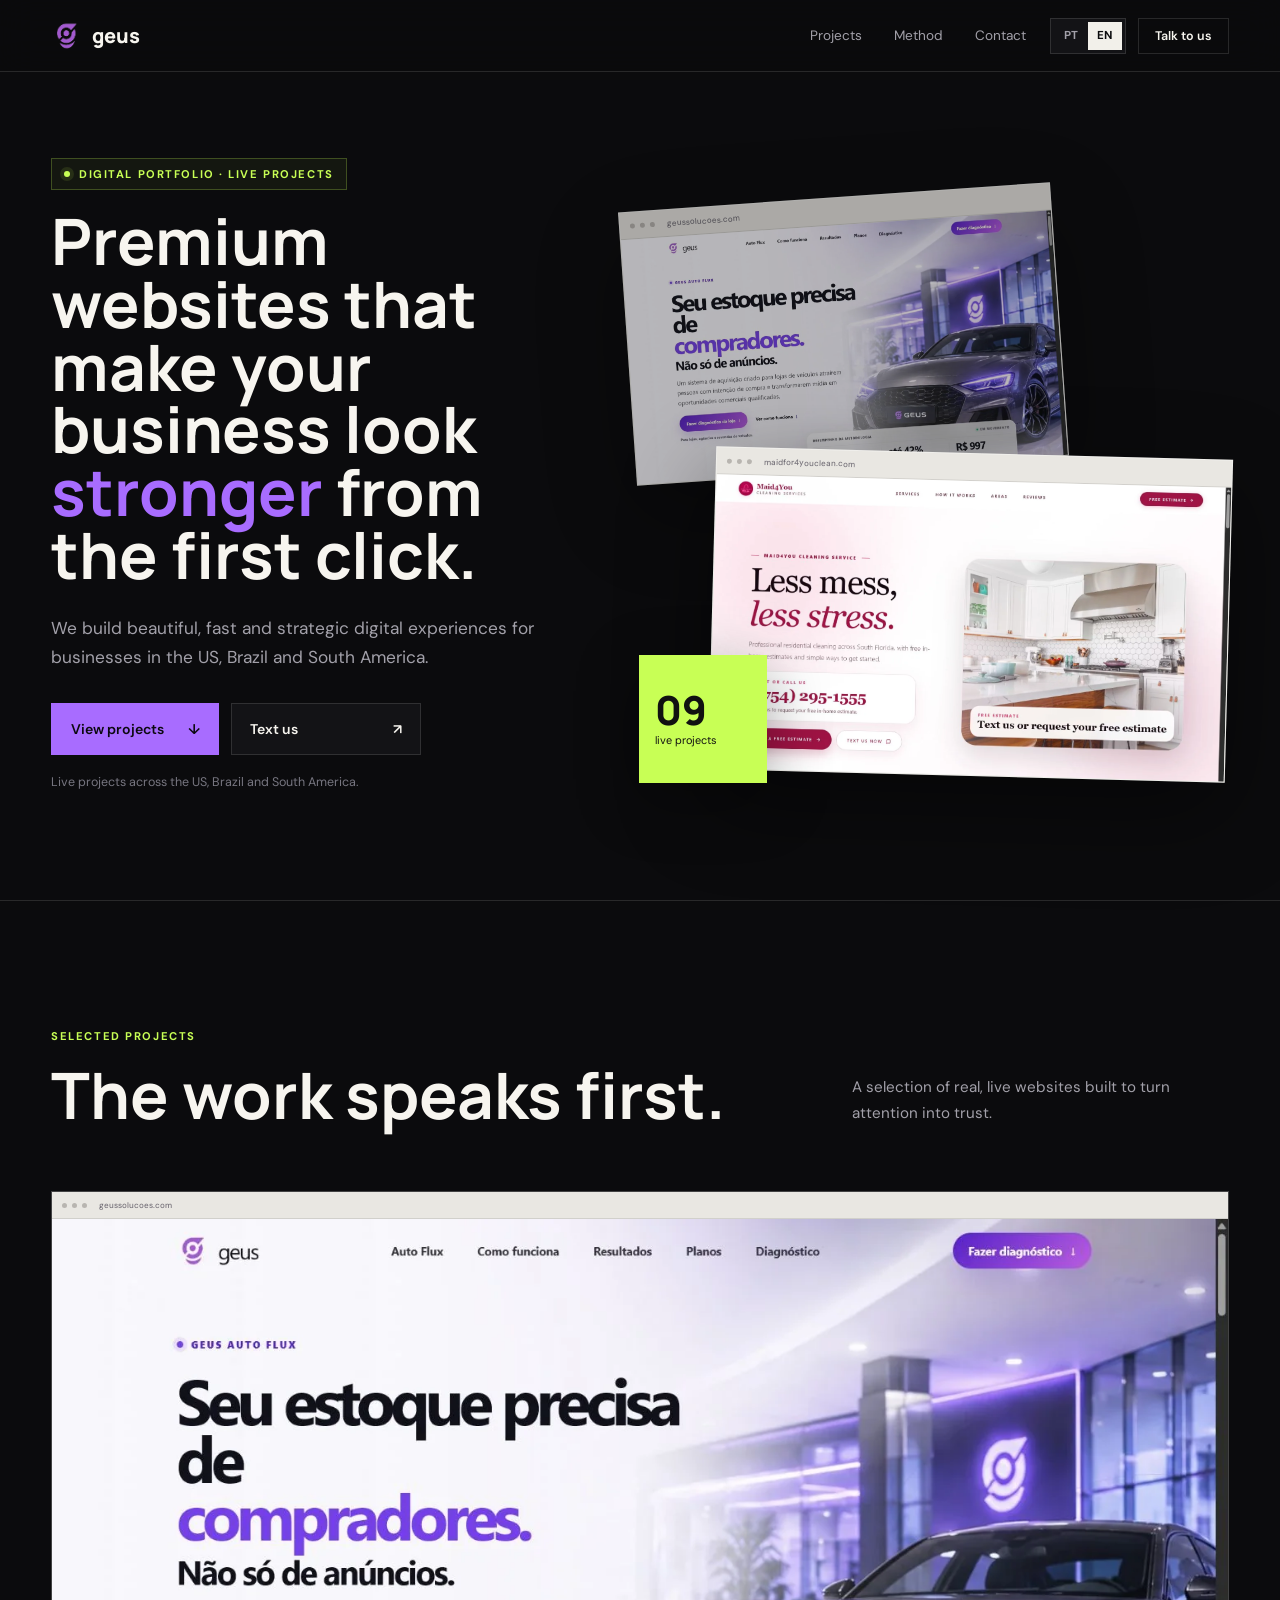
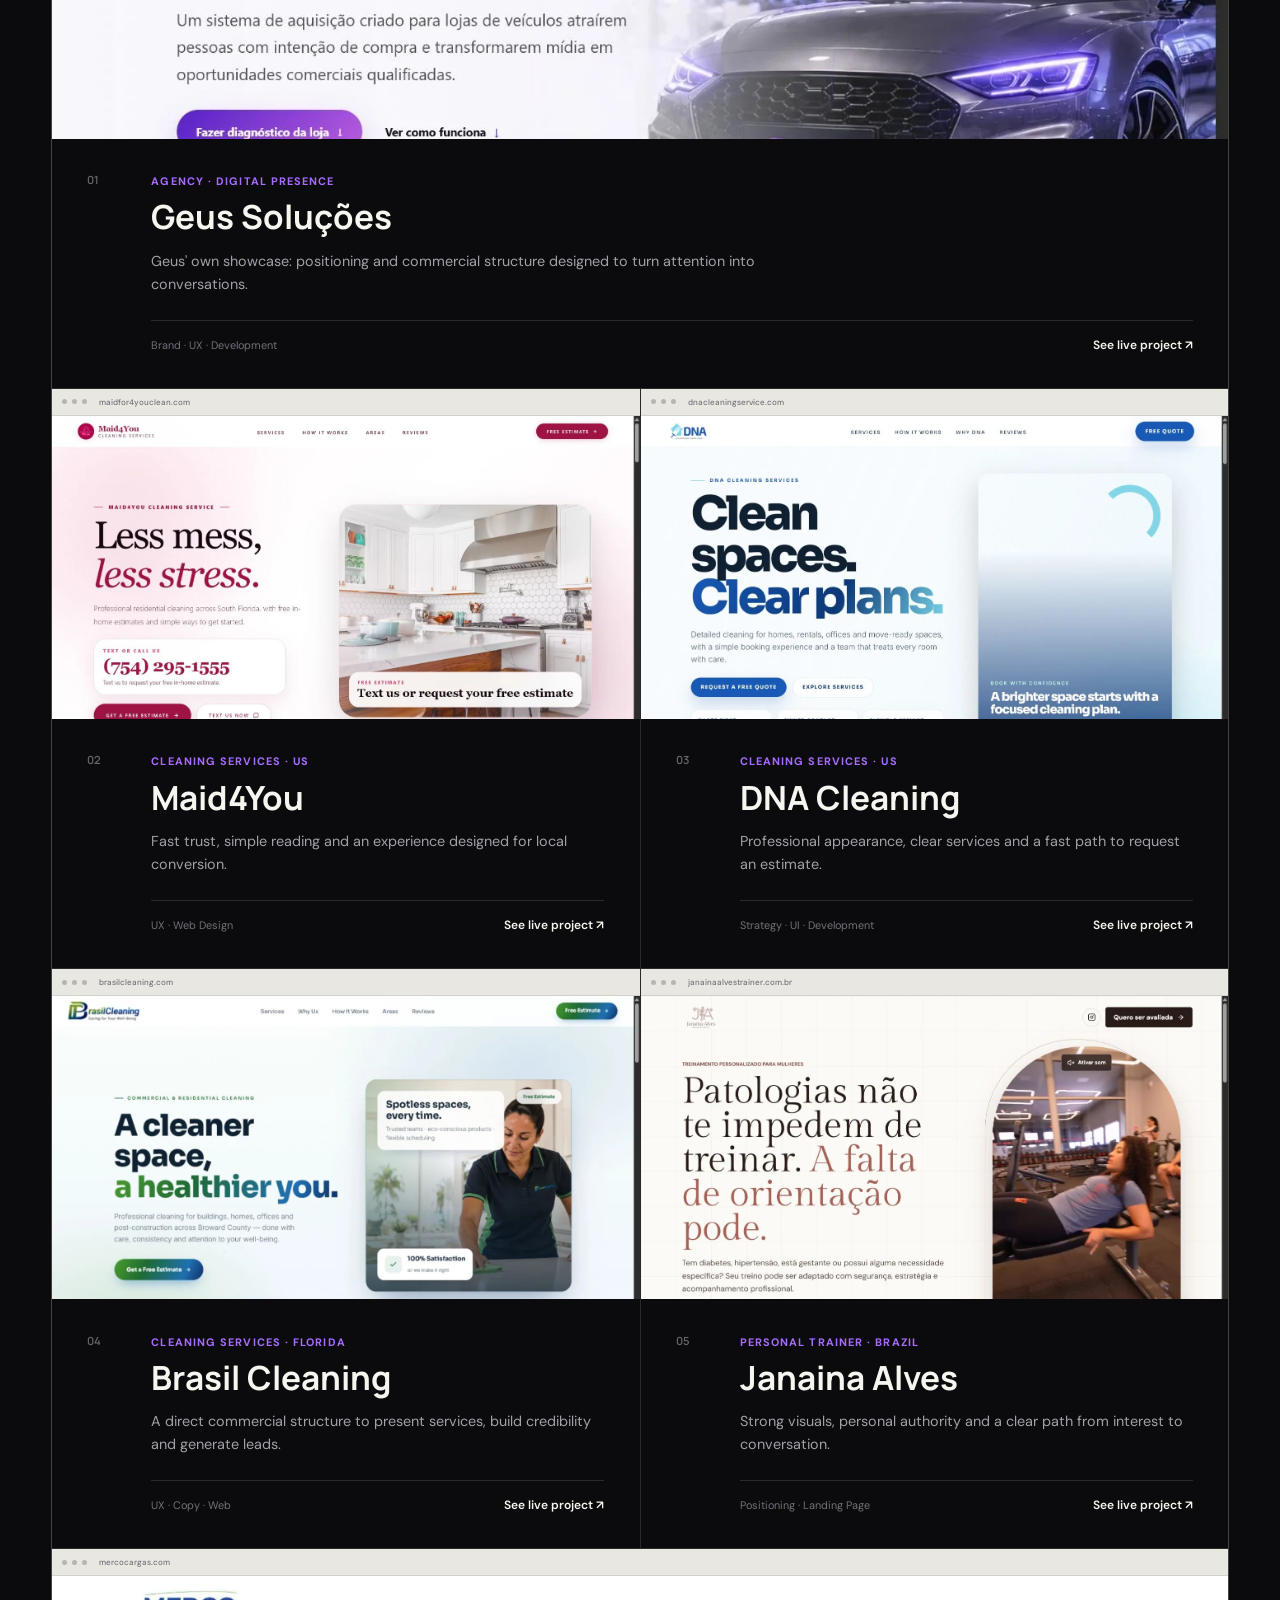
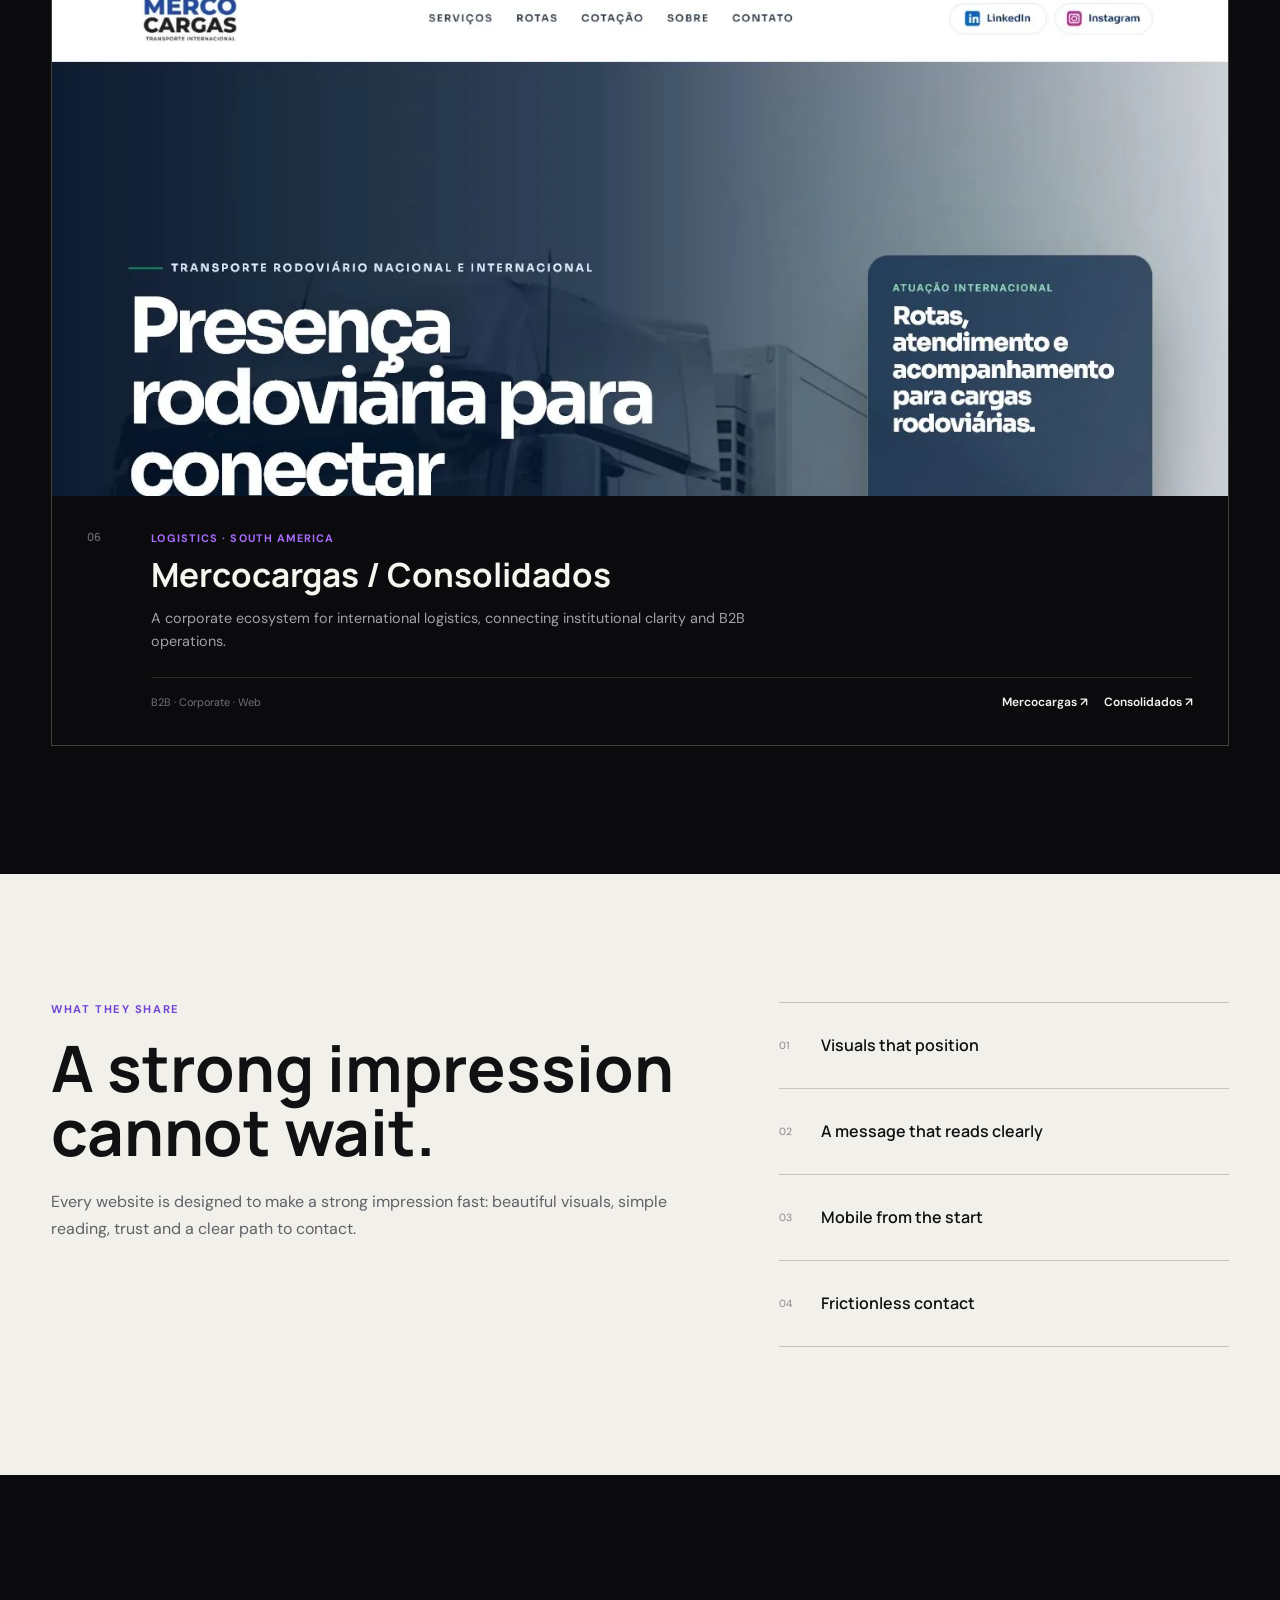
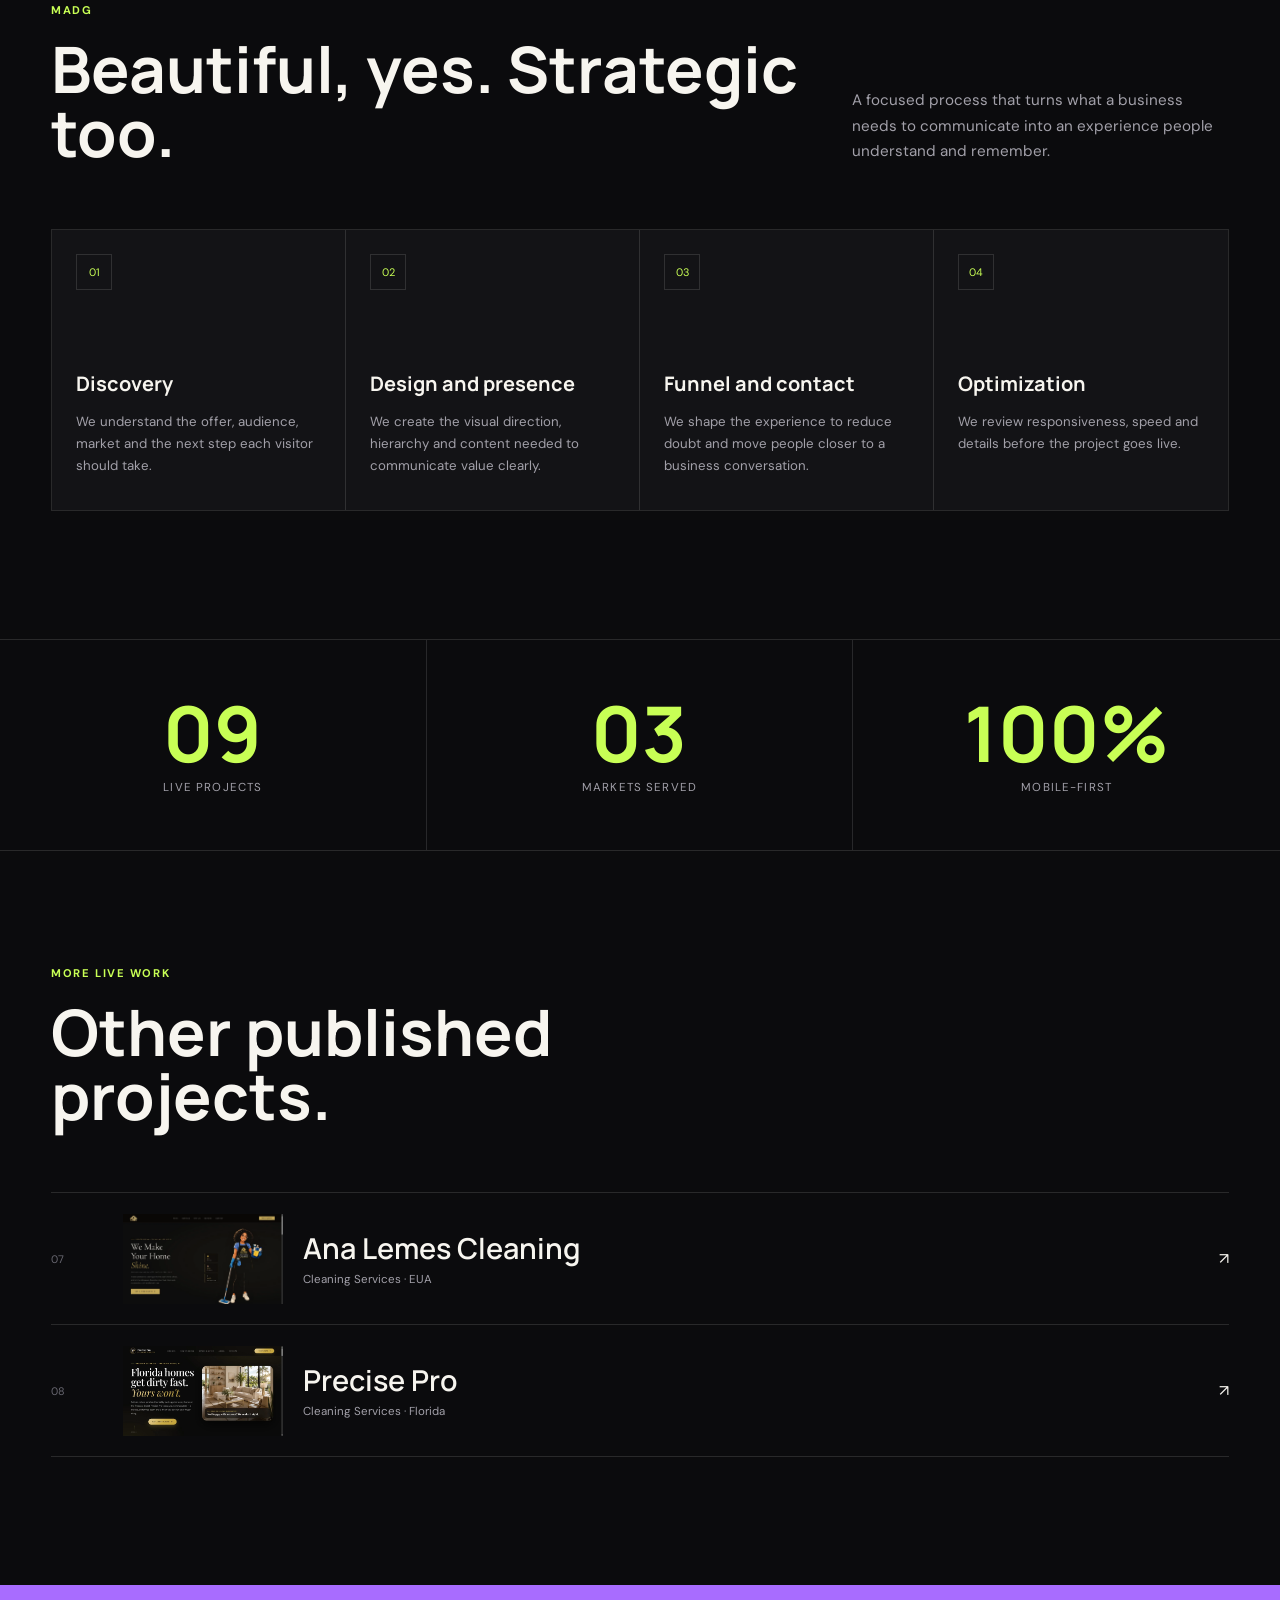
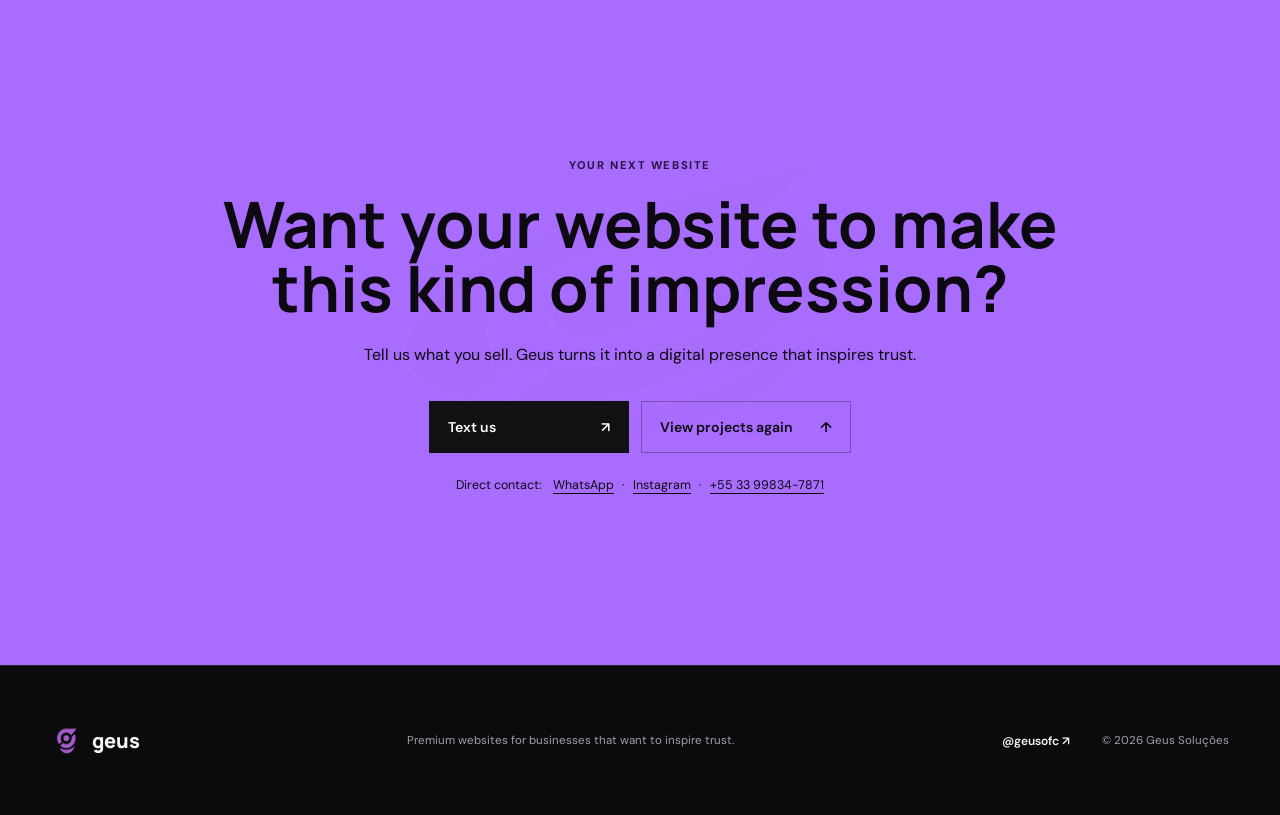
<file: index.html>
<!doctype html>
<html lang="pt-BR">
<head>
  <meta charset="utf-8">
  <meta name="viewport" content="width=device-width, initial-scale=1, viewport-fit=cover">
  <meta name="theme-color" content="#0b0b0d">
  <meta name="description" content="Portfólio da Geus com sites publicados no Brasil, Estados Unidos e América do Sul.">
  <meta property="og:type" content="website">
  <meta property="og:title" content="Geus — Sites Premium e Portfólio Digital">
  <meta property="og:description" content="Sites premium, projetos reais e presença digital que transmite confiança no primeiro clique.">
  <meta property="og:image" content="https://portifolio-geus.vercel.app/assets/brand/og.jpg">
  <meta property="og:image:width" content="1200">
  <meta property="og:image:height" content="630">
  <meta name="twitter:card" content="summary_large_image">
  <link rel="icon" href="assets/brand/logo.png" type="image/png">
  <link rel="preconnect" href="https://fonts.googleapis.com">
  <link rel="preconnect" href="https://fonts.gstatic.com" crossorigin>
  <link href="https://fonts.googleapis.com/css2?family=DM+Sans:wght@400;500;600&family=Manrope:wght@500;600;700;800&display=swap" rel="stylesheet">
  <link rel="stylesheet" href="styles.css">
  <title>Geus — Sites Premium e Portfólio Digital</title>
  <script type="application/ld+json">
  {
    "@context":"https://schema.org",
    "@type":"ProfessionalService",
    "name":"Geus Soluções",
    "url":"https://portifolio-geus.vercel.app/",
    "telephone":"+55 33 99834-7871",
    "areaServed":["BR","US","AR"],
    "sameAs":["https://www.geussolucoes.com/"]
  }
  </script>
</head>
<body>
  <a class="skip-link" href="#projects" data-i18n="skip">Ir para os projetos</a>

  <header class="site-header" id="top">
    <a class="brand" href="#top" aria-label="Geus — início">
      <img src="assets/brand/logo.png" width="42" height="42" alt="">
      <span>geus</span>
    </a>

    <nav class="desktop-nav" aria-label="Navegação principal">
      <a href="#projects" data-i18n="navProjects">Projetos</a>
      <a href="#method" data-i18n="navMethod">Método</a>
      <a href="#contact" data-i18n="navContact">Contato</a>
    </nav>

    <div class="header-actions">
      <div class="language-switch" role="group" aria-label="Idioma">
        <button type="button" data-language="pt" aria-pressed="true">PT</button>
        <button type="button" data-language="en" aria-pressed="false">EN</button>
      </div>
      <a class="header-contact contact-link" href="#contact" data-i18n="headerContact">Falar agora</a>
      <button class="menu-button" type="button" aria-label="Abrir menu" aria-expanded="false" aria-controls="mobile-menu">
        <span></span><span></span>
      </button>
    </div>
  </header>

  <nav class="mobile-menu" id="mobile-menu" aria-label="Navegação mobile" hidden>
    <a href="#projects" data-i18n="navProjects">Projetos</a>
    <a href="#method" data-i18n="navMethod">Método</a>
    <a href="#contact" data-i18n="navContact">Contato</a>
  </nav>

  <main>
    <section class="hero" aria-labelledby="hero-title">
      <div class="hero-copy">
        <div class="eyebrow"><span class="status-dot"></span><span data-i18n="heroEyebrow">Portfólio digital · projetos no ar</span></div>
        <h1 id="hero-title" data-i18n="heroTitle">Sites premium para seu negócio parecer <em>maior</em> no primeiro clique.</h1>
        <p class="hero-lead" data-i18n="heroLead">Criamos experiências digitais bonitas, rápidas e estratégicas para marcas no Brasil, nos Estados Unidos e na América do Sul.</p>
        <div class="hero-actions">
          <a class="button button-primary" href="#projects"><span data-i18n="viewProjects">Ver projetos</span><span aria-hidden="true">↓</span></a>
          <a class="button button-secondary contact-link" href="https://wa.me/5533998347871" target="_blank" rel="noopener"><span class="contact-label">Falar no WhatsApp</span><span aria-hidden="true">↗</span></a>
        </div>
        <p class="hero-proof" data-i18n="heroProof">Projetos publicados no Brasil, EUA e América do Sul.</p>
      </div>

      <div class="hero-showcase" aria-label="Prévia de projetos Geus">
        <a class="showcase-window showcase-main" href="https://www.maidfor4youclean.com/" target="_blank" rel="noopener" aria-label="Abrir projeto Maid4You">
          <span class="browser-bar"><i></i><i></i><i></i><b>maidfor4youclean.com</b></span>
          <img src="assets/projects/maid4you.webp" width="1425" height="891" alt="Página inicial do site Maid4You">
        </a>
        <a class="showcase-window showcase-back" href="https://www.geussolucoes.com/" target="_blank" rel="noopener" aria-label="Abrir projeto Geus Soluções">
          <span class="browser-bar"><i></i><i></i><i></i><b>geussolucoes.com</b></span>
          <img src="assets/projects/geus.webp" width="1424" height="900" alt="Página inicial do site Geus Soluções">
        </a>
        <div class="showcase-note"><strong>09</strong><span data-i18n="liveCount">projetos publicados</span></div>
      </div>
    </section>

    <section class="projects-section" id="projects" aria-labelledby="projects-title">
      <div class="section-heading reveal">
        <div>
          <p class="section-kicker" data-i18n="projectsKicker">Projetos selecionados</p>
          <h2 id="projects-title" data-i18n="projectsTitle">O trabalho fala primeiro.</h2>
        </div>
        <p data-i18n="projectsIntro">Uma curadoria de sites reais, publicados e construídos para transformar atenção em confiança.</p>
      </div>

      <div class="project-grid">
        <article class="project-card project-featured reveal">
          <a class="project-visual" href="https://www.geussolucoes.com/" target="_blank" rel="noopener" aria-label="Abrir Geus Soluções">
            <span class="browser-bar"><i></i><i></i><i></i><b>geussolucoes.com</b></span>
            <img src="assets/projects/geus.webp" width="1424" height="900" alt="Site Geus Soluções" loading="lazy" decoding="async">
          </a>
          <div class="project-content">
            <div class="project-number">01</div>
            <div>
              <p class="project-meta" data-i18n="projectGeusMeta">Agência · Presença digital</p>
              <h3>Geus Soluções</h3>
              <p data-i18n="projectGeusDesc">A própria vitrine da Geus: posicionamento e estrutura comercial para transformar atenção em conversa.</p>
              <div class="project-footer"><span>Brand · UX · Development</span><a href="https://www.geussolucoes.com/" target="_blank" rel="noopener"><span data-i18n="viewLive">Ver projeto</span> ↗</a></div>
            </div>
          </div>
        </article>

        <article class="project-card reveal">
          <a class="project-visual" href="https://www.maidfor4youclean.com/" target="_blank" rel="noopener" aria-label="Abrir Maid4You">
            <span class="browser-bar"><i></i><i></i><i></i><b>maidfor4youclean.com</b></span>
            <img src="assets/projects/maid4you.webp" width="1425" height="891" alt="Site Maid4You" loading="lazy" decoding="async">
          </a>
          <div class="project-content">
            <div class="project-number">02</div>
            <div><p class="project-meta" data-i18n="projectMaidMeta">Cleaning Services · EUA</p><h3>Maid4You</h3><p data-i18n="projectMaidDesc">Confiança rápida, leitura simples e uma experiência desenhada para conversão local.</p><div class="project-footer"><span>UX · Web Design</span><a href="https://www.maidfor4youclean.com/" target="_blank" rel="noopener"><span data-i18n="viewLive">Ver projeto</span> ↗</a></div></div>
          </div>
        </article>

        <article class="project-card reveal">
          <a class="project-visual" href="https://www.dnacleaningservice.com/" target="_blank" rel="noopener" aria-label="Abrir DNA Cleaning Services">
            <span class="browser-bar"><i></i><i></i><i></i><b>dnacleaningservice.com</b></span>
            <img src="assets/projects/dna-cleaning.webp" width="1425" height="891" alt="Site DNA Cleaning Services" loading="lazy" decoding="async">
          </a>
          <div class="project-content">
            <div class="project-number">03</div>
            <div><p class="project-meta" data-i18n="projectDnaMeta">Cleaning Services · EUA</p><h3>DNA Cleaning</h3><p data-i18n="projectDnaDesc">Aparência profissional, clareza de serviço e um caminho rápido para solicitar orçamento.</p><div class="project-footer"><span>Strategy · UI · Development</span><a href="https://www.dnacleaningservice.com/" target="_blank" rel="noopener"><span data-i18n="viewLive">Ver projeto</span> ↗</a></div></div>
          </div>
        </article>

        <article class="project-card reveal">
          <a class="project-visual" href="https://www.brasilcleaning.com/" target="_blank" rel="noopener" aria-label="Abrir Brasil Cleaning">
            <span class="browser-bar"><i></i><i></i><i></i><b>brasilcleaning.com</b></span>
            <img src="assets/projects/brasil-cleaning.webp" width="1425" height="891" alt="Site Brasil Cleaning" loading="lazy" decoding="async">
          </a>
          <div class="project-content">
            <div class="project-number">04</div>
            <div><p class="project-meta" data-i18n="projectBrasilMeta">Cleaning Services · Florida</p><h3>Brasil Cleaning</h3><p data-i18n="projectBrasilDesc">Estrutura comercial direta para apresentar serviços, reforçar credibilidade e gerar contatos.</p><div class="project-footer"><span>UX · Copy · Web</span><a href="https://www.brasilcleaning.com/" target="_blank" rel="noopener"><span data-i18n="viewLive">Ver projeto</span> ↗</a></div></div>
          </div>
        </article>

        <article class="project-card reveal">
          <a class="project-visual" href="https://www.janainaalvestrainer.com.br/" target="_blank" rel="noopener" aria-label="Abrir Janaina Alves Trainer">
            <span class="browser-bar"><i></i><i></i><i></i><b>janainaalvestrainer.com.br</b></span>
            <img src="assets/projects/janaina-alves.webp" width="1425" height="891" alt="Site Janaina Alves Trainer" loading="lazy" decoding="async">
          </a>
          <div class="project-content">
            <div class="project-number">05</div>
            <div><p class="project-meta" data-i18n="projectJanainaMeta">Personal Trainer · Brasil</p><h3>Janaina Alves</h3><p data-i18n="projectJanainaDesc">Visual forte, autoridade pessoal e uma chamada clara para transformar interesse em conversa.</p><div class="project-footer"><span>Positioning · Landing Page</span><a href="https://www.janainaalvestrainer.com.br/" target="_blank" rel="noopener"><span data-i18n="viewLive">Ver projeto</span> ↗</a></div></div>
          </div>
        </article>

        <article class="project-card project-featured project-logistics reveal">
          <a class="project-visual" href="https://mercocargas.com/" target="_blank" rel="noopener" aria-label="Abrir Mercocargas">
            <span class="browser-bar"><i></i><i></i><i></i><b>mercocargas.com</b></span>
            <img src="assets/projects/mercocargas.webp" width="1424" height="900" alt="Site Mercocargas" loading="lazy" decoding="async">
          </a>
          <div class="project-content">
            <div class="project-number">06</div>
            <div>
              <p class="project-meta" data-i18n="projectMercoMeta">Logística · América do Sul</p>
              <h3>Mercocargas / Consolidados</h3>
              <p data-i18n="projectMercoDesc">Ecossistema corporativo para logística internacional, conectando clareza institucional e operação B2B.</p>
              <div class="project-footer project-links"><span>B2B · Corporate · Web</span><div><a href="https://mercocargas.com/" target="_blank" rel="noopener">Mercocargas ↗</a><a href="https://www.consolidados.com.ar/" target="_blank" rel="noopener">Consolidados ↗</a></div></div>
            </div>
          </div>
        </article>
      </div>
    </section>

    <section class="principles" aria-labelledby="principles-title">
      <div class="principles-copy reveal">
        <p class="section-kicker" data-i18n="principlesKicker">O que existe em comum</p>
        <h2 id="principles-title" data-i18n="principlesTitle">Uma boa impressão não pode esperar.</h2>
        <p data-i18n="principlesLead">Cada site foi pensado para causar uma boa impressão rápido: visual bonito, leitura simples, confiança e caminho claro para contato.</p>
      </div>
      <div class="principle-list reveal">
        <div><span>01</span><strong data-i18n="principle1">Visual que posiciona</strong></div>
        <div><span>02</span><strong data-i18n="principle2">Mensagem fácil de entender</strong></div>
        <div><span>03</span><strong data-i18n="principle3">Mobile desde o início</strong></div>
        <div><span>04</span><strong data-i18n="principle4">Contato sem atrito</strong></div>
      </div>
    </section>

    <section class="method-section" id="method" aria-labelledby="method-title">
      <div class="section-heading reveal">
        <div><p class="section-kicker">MADG</p><h2 id="method-title" data-i18n="methodTitle">Bonito, sim. Estratégico também.</h2></div>
        <p data-i18n="methodIntro">Um processo enxuto para transformar o que o negócio precisa comunicar em uma experiência que as pessoas entendem e lembram.</p>
      </div>
      <div class="method-grid">
        <article class="method-card reveal"><span>01</span><h3 data-i18n="method1Title">Diagnóstico</h3><p data-i18n="method1Desc">Entendemos oferta, público, mercado e o próximo passo que o visitante deve dar.</p></article>
        <article class="method-card reveal"><span>02</span><h3 data-i18n="method2Title">Design e presença</h3><p data-i18n="method2Desc">Criamos direção visual, hierarquia e conteúdo para transmitir valor com clareza.</p></article>
        <article class="method-card reveal"><span>03</span><h3 data-i18n="method3Title">Funil e contato</h3><p data-i18n="method3Desc">Organizamos a experiência para reduzir dúvidas e aproximar a conversa comercial.</p></article>
        <article class="method-card reveal"><span>04</span><h3 data-i18n="method4Title">Otimização</h3><p data-i18n="method4Desc">Revisamos responsividade, velocidade e detalhes antes de colocar o projeto no ar.</p></article>
      </div>
    </section>

    <section class="proof-strip" aria-label="Indicadores">
      <div class="reveal"><strong>09</strong><span data-i18n="stat1">projetos publicados</span></div>
      <div class="reveal"><strong>03</strong><span data-i18n="stat2">mercados atendidos</span></div>
      <div class="reveal"><strong>100%</strong><span>mobile-first</span></div>
    </section>

    <section class="more-projects" aria-labelledby="more-title">
      <div class="section-heading reveal">
        <div><p class="section-kicker" data-i18n="moreKicker">Mais projetos no ar</p><h2 id="more-title" data-i18n="moreTitle">Outras entregas publicadas.</h2></div>
      </div>
      <div class="more-list reveal">
        <a href="https://analemescleaning.com/" target="_blank" rel="noopener"><span class="more-index">07</span><img src="assets/projects/ana-lemes.webp" width="1425" height="891" alt="" loading="lazy" decoding="async"><div><strong>Ana Lemes Cleaning</strong><small>Cleaning Services · EUA</small></div><span aria-hidden="true">↗</span></a>
        <a href="https://preview-precise-pro.vercel.app/" target="_blank" rel="noopener"><span class="more-index">08</span><img src="assets/projects/precise-pro.webp" width="1425" height="891" alt="" loading="lazy" decoding="async"><div><strong>Precise Pro</strong><small>Cleaning Services · Florida</small></div><span aria-hidden="true">↗</span></a>
      </div>
    </section>

    <section class="final-cta" id="contact" aria-labelledby="contact-title">
      <div class="cta-orbit" aria-hidden="true"><img src="assets/brand/logo.png" width="300" height="300" alt=""></div>
      <div class="final-cta-inner reveal">
        <p class="section-kicker" data-i18n="contactKicker">Seu próximo site</p>
        <h2 id="contact-title" data-i18n="contactTitle">Quer que seu site passe essa mesma impressão?</h2>
        <p data-i18n="contactLead">Conte o que você vende. A Geus transforma isso em uma presença digital que inspira confiança.</p>
        <div class="hero-actions cta-actions">
          <a class="button button-light contact-link" href="https://wa.me/5533998347871" target="_blank" rel="noopener"><span class="contact-label">Falar no WhatsApp</span><span aria-hidden="true">↗</span></a>
          <a class="button button-ghost" href="#projects"><span data-i18n="viewAgain">Ver projetos novamente</span><span aria-hidden="true">↑</span></a>
        </div>
        <div class="contact-alternatives"><span data-i18n="directContact">Contato direto:</span> <a class="whatsapp-alt" href="https://wa.me/5533998347871" target="_blank" rel="noopener">WhatsApp</a><span>·</span><a href="https://www.instagram.com/geusofc/" target="_blank" rel="noopener">Instagram</a><span>·</span><a href="tel:+5533998347871">+55 33 99834-7871</a></div>
      </div>
    </section>
  </main>

  <footer>
    <a class="brand footer-brand" href="#top"><img src="assets/brand/logo.png" width="36" height="36" alt=""><span>geus</span></a>
    <p data-i18n="footerText">Sites premium para negócios que querem transmitir confiança.</p>
    <a class="footer-social" href="https://www.instagram.com/geusofc/" target="_blank" rel="noopener" aria-label="Instagram da Geus">@geusofc <span aria-hidden="true">↗</span></a>
    <p>© <span id="year"></span> Geus Soluções</p>
  </footer>

  <a class="mobile-contact contact-link" href="https://wa.me/5533998347871" target="_blank" rel="noopener"><span class="contact-label">WhatsApp</span><span aria-hidden="true">↗</span></a>
  <script src="script.js" defer></script>
</body>
</html>
</file>
<file: styles.css>
:root {
  --bg: #0b0b0d;
  --surface: #131316;
  --surface-2: #19191d;
  --paper: #f2f0ea;
  --text: #f7f5ef;
  --muted: #a2a0a9;
  --line: rgba(255,255,255,.12);
  --violet: #a86cff;
  --violet-2: #7047d8;
  --lime: #c8ff55;
  --max: 1440px;
  --pad: clamp(1.25rem, 4vw, 4.75rem);
}

*, *::before, *::after { box-sizing: border-box; }
html { scroll-behavior: smooth; scroll-padding-top: 86px; }
body { margin: 0; overflow-x: hidden; background: var(--bg); color: var(--text); font-family: "DM Sans", sans-serif; -webkit-font-smoothing: antialiased; }
body.menu-open { overflow: hidden; }
a { color: inherit; text-decoration: none; }
button { color: inherit; font: inherit; }
img { display: block; max-width: 100%; }
.skip-link { position: fixed; left: 1rem; top: -4rem; z-index: 1000; padding: .75rem 1rem; background: var(--paper); color: var(--bg); }
.skip-link:focus { top: 1rem; }

.site-header { position: fixed; inset: 0 0 auto; z-index: 100; height: 72px; display: flex; align-items: center; justify-content: space-between; gap: 1.5rem; padding: 0 var(--pad); border-bottom: 1px solid var(--line); background: rgba(11,11,13,.84); backdrop-filter: blur(18px); }
.brand { display: inline-flex; align-items: center; gap: .55rem; font-family: "Manrope", sans-serif; font-weight: 800; font-size: 1.25rem; }
.brand img { width: 32px; height: 32px; object-fit: contain; }
.desktop-nav { display: flex; align-items: center; gap: 2rem; margin-left: auto; }
.desktop-nav a { color: var(--muted); font-size: .85rem; transition: color .2s; }
.desktop-nav a:hover { color: var(--text); }
.header-actions { display: flex; align-items: center; gap: .75rem; }
.language-switch { display: flex; padding: 3px; border: 1px solid var(--line); background: var(--surface); }
.language-switch button { min-width: 34px; height: 28px; padding: 0; border: 0; background: transparent; color: var(--muted); cursor: pointer; font-size: .72rem; font-weight: 700; }
.language-switch button[aria-pressed="true"] { background: var(--paper); color: var(--bg); }
.header-contact { min-height: 36px; display: inline-flex; align-items: center; padding: 0 1rem; border: 1px solid var(--line); font-size: .78rem; font-weight: 600; transition: background .2s, color .2s; }
.header-contact:hover { background: var(--paper); color: var(--bg); }
.menu-button { display: none; width: 42px; height: 42px; padding: 0 10px; border: 1px solid var(--line); background: var(--surface); cursor: pointer; }
.menu-button span { display: block; width: 100%; height: 1px; background: currentColor; transition: transform .2s; }
.menu-button span + span { margin-top: 7px; }
.menu-button[aria-expanded="true"] span:first-child { transform: translateY(4px) rotate(45deg); }
.menu-button[aria-expanded="true"] span:last-child { transform: translateY(-4px) rotate(-45deg); }
.mobile-menu { position: fixed; z-index: 90; inset: 72px 0 0; padding: 2rem var(--pad); background: rgba(11,11,13,.98); }
.mobile-menu a { display: block; padding: 1.2rem 0; border-bottom: 1px solid var(--line); font: 600 clamp(1.5rem, 7vw, 2.5rem)/1.1 "Manrope", sans-serif; }

.hero { width: min(100%, var(--max)); min-height: 100svh; margin: 0 auto; display: grid; grid-template-columns: minmax(0, .92fr) minmax(420px, 1.08fr); align-items: center; gap: clamp(2rem, 5vw, 6rem); padding: clamp(7.5rem, 12vh, 10rem) var(--pad) clamp(4rem, 8vh, 7rem); }
.hero-copy { position: relative; z-index: 2; }
.eyebrow, .section-kicker { margin: 0 0 1.25rem; color: var(--lime); font-size: .7rem; font-weight: 700; text-transform: uppercase; letter-spacing: .14em; }
.eyebrow { display: inline-flex; align-items: center; gap: .55rem; padding: .5rem .75rem; border: 1px solid rgba(200,255,85,.24); background: rgba(200,255,85,.05); }
.status-dot { width: 6px; height: 6px; border-radius: 50%; background: var(--lime); box-shadow: 0 0 0 4px rgba(200,255,85,.1); }
h1, h2, h3 { margin: 0; font-family: "Manrope", sans-serif; letter-spacing: 0; }
h1 { max-width: 830px; font-size: clamp(3.1rem, 5vw, 5.4rem); line-height: .98; font-weight: 700; }
h1 em { color: var(--violet); font-style: normal; }
.hero-lead { max-width: 620px; margin: 1.75rem 0 0; color: var(--muted); font-size: clamp(1rem, 1.35vw, 1.18rem); line-height: 1.65; }
.hero-actions { display: flex; flex-wrap: wrap; gap: .75rem; margin-top: 2rem; }
.button { min-height: 52px; display: inline-flex; align-items: center; justify-content: space-between; gap: 1.5rem; padding: 0 1.15rem; border: 1px solid transparent; font-size: .88rem; font-weight: 600; transition: transform .2s, background .2s, color .2s, border-color .2s; }
.button:hover { transform: translateY(-2px); }
.button-primary { min-width: 164px; background: var(--violet); color: #0c0910; }
.button-primary:hover { background: #bb8aff; }
.button-secondary { min-width: 190px; border-color: var(--line); background: var(--surface); }
.button-secondary:hover { border-color: var(--text); }
.hero-proof { margin: 1.15rem 0 0; color: #777680; font-size: .78rem; }

.hero-showcase { position: relative; min-height: min(630px, 66vw); }
.showcase-window { position: absolute; display: block; overflow: hidden; border: 1px solid rgba(255,255,255,.18); background: #ecebe7; box-shadow: 0 30px 90px rgba(0,0,0,.45); }
.showcase-window img { width: 100%; height: 100%; object-fit: cover; object-position: top; }
.showcase-main { z-index: 2; width: 86%; aspect-ratio: 1.6; right: 0; bottom: 2%; transform: rotate(1.5deg); }
.showcase-back { width: 72%; aspect-ratio: 1.58; left: 0; top: 6%; opacity: .72; transform: rotate(-4deg); }
.browser-bar { height: 27px; display: flex; align-items: center; gap: 5px; padding: 0 10px; color: #747078; background: #e9e7e2; border-bottom: 1px solid rgba(0,0,0,.1); }
.browser-bar i { width: 5px; height: 5px; border-radius: 50%; background: #b8b5b0; }
.browser-bar b { min-width: 0; margin-left: 7px; overflow: hidden; text-overflow: ellipsis; white-space: nowrap; font-size: 8px; font-weight: 500; }
.showcase-window img { height: calc(100% - 27px); }
.showcase-note { position: absolute; z-index: 3; left: 2%; bottom: 1%; width: 128px; aspect-ratio: 1; display: flex; flex-direction: column; justify-content: center; gap: .25rem; padding: 1rem; background: var(--lime); color: #111; box-shadow: 0 16px 60px rgba(0,0,0,.35); }
.showcase-note strong { font: 800 2.5rem/1 "Manrope", sans-serif; }
.showcase-note span { font-size: .68rem; line-height: 1.25; }

.projects-section, .method-section, .more-projects { width: min(100%, var(--max)); margin: 0 auto; padding: clamp(5rem, 10vw, 9rem) var(--pad); }
.projects-section { border-top: 1px solid var(--line); }
.section-heading { display: grid; grid-template-columns: minmax(0, 1.1fr) minmax(260px, .55fr); align-items: end; gap: 3rem; margin-bottom: clamp(2.5rem, 5vw, 4.5rem); }
.section-heading h2, .principles h2, .final-cta h2 { max-width: 900px; font-size: clamp(2.5rem, 5vw, 5.4rem); line-height: 1; font-weight: 700; }
.section-heading > p { margin: 0; color: var(--muted); font-size: .95rem; line-height: 1.7; }
.project-grid { display: grid; grid-template-columns: repeat(2, minmax(0, 1fr)); gap: 1px; background: var(--line); border: 1px solid var(--line); }
.project-card { min-width: 0; background: var(--bg); }
.project-featured { grid-column: 1 / -1; }
.project-visual { position: relative; display: block; overflow: hidden; aspect-ratio: 16 / 9; background: var(--surface); }
.project-featured .project-visual { aspect-ratio: 2.15 / 1; }
.project-visual img { width: 100%; height: calc(100% - 27px); object-fit: cover; object-position: top; transition: transform .55s ease; }
.project-visual:hover img { transform: scale(1.025); }
.project-content { display: grid; grid-template-columns: 48px 1fr; gap: 1rem; padding: clamp(1.35rem, 3vw, 2.2rem); }
.project-number { color: #66656d; font: 600 .7rem/1 "Manrope", sans-serif; }
.project-meta { margin: 0 0 .7rem; color: var(--violet); font-size: .68rem; font-weight: 700; text-transform: uppercase; letter-spacing: .1em; }
.project-content h3 { font-size: clamp(1.45rem, 2.6vw, 2.35rem); line-height: 1.08; }
.project-content p:not(.project-meta) { max-width: 640px; margin: .9rem 0 0; color: var(--muted); font-size: .9rem; line-height: 1.6; }
.project-footer { display: flex; align-items: center; justify-content: space-between; gap: 1rem; margin-top: 1.5rem; padding-top: 1rem; border-top: 1px solid var(--line); }
.project-footer > span { color: #72717a; font-size: .68rem; }
.project-footer a { font-size: .75rem; font-weight: 600; }
.project-links > div { display: flex; gap: 1rem; }

.principles { display: grid; grid-template-columns: minmax(0, 1fr) minmax(340px, .72fr); gap: clamp(3rem, 8vw, 10rem); padding: clamp(5rem, 10vw, 9rem) max(var(--pad), calc((100vw - var(--max)) / 2 + var(--pad))); background: var(--paper); color: #111114; }
.principles .section-kicker { color: var(--violet-2); }
.principles-copy > p:last-child { max-width: 680px; margin: 1.5rem 0 0; color: #626067; font-size: 1rem; line-height: 1.7; }
.principle-list { border-top: 1px solid rgba(0,0,0,.18); }
.principle-list div { display: grid; grid-template-columns: 42px 1fr; align-items: center; min-height: 86px; border-bottom: 1px solid rgba(0,0,0,.18); }
.principle-list span { color: #89868c; font-size: .65rem; }
.principle-list strong { font: 600 1rem/1.3 "Manrope", sans-serif; }

.method-grid { display: grid; grid-template-columns: repeat(4, minmax(0,1fr)); border: 1px solid var(--line); }
.method-card { min-height: 280px; padding: 1.5rem; border-right: 1px solid var(--line); background: var(--surface); }
.method-card:last-child { border-right: 0; }
.method-card > span { display: inline-grid; place-items: center; width: 36px; height: 36px; border: 1px solid var(--line); color: var(--lime); font-size: .68rem; }
.method-card h3 { margin-top: 5rem; font-size: 1.25rem; }
.method-card p { margin: .85rem 0 0; color: var(--muted); font-size: .83rem; line-height: 1.65; }

.proof-strip { display: grid; grid-template-columns: repeat(3, minmax(0,1fr)); border-top: 1px solid var(--line); border-bottom: 1px solid var(--line); }
.proof-strip div { min-height: 210px; display: flex; flex-direction: column; justify-content: center; align-items: center; gap: .5rem; border-right: 1px solid var(--line); }
.proof-strip div:last-child { border-right: 0; }
.proof-strip strong { color: var(--lime); font: 700 clamp(2.8rem, 6vw, 5.5rem)/1 "Manrope", sans-serif; }
.proof-strip span { color: var(--muted); font-size: .72rem; text-transform: uppercase; letter-spacing: .1em; }

.more-projects { padding-top: clamp(5rem, 9vw, 8rem); }
.more-list { border-top: 1px solid var(--line); }
.more-list > a { min-height: 132px; display: grid; grid-template-columns: 52px 160px 1fr auto; align-items: center; gap: 1.25rem; border-bottom: 1px solid var(--line); transition: padding .2s, color .2s; }
.more-list > a:hover { padding: 0 .75rem; color: var(--lime); }
.more-index { color: #686770; font-size: .68rem; }
.more-list img { width: 160px; height: 90px; object-fit: cover; object-position: top; filter: saturate(.85); }
.more-list strong { display: block; font: 600 clamp(1.2rem, 2.4vw, 1.8rem)/1.2 "Manrope", sans-serif; }
.more-list small { display: block; margin-top: .35rem; color: var(--muted); font-size: .72rem; }

.final-cta { position: relative; min-height: 680px; display: grid; place-items: center; overflow: hidden; padding: 6rem var(--pad); background: var(--violet); color: #0d0910; text-align: center; }
.final-cta-inner { position: relative; z-index: 2; max-width: 980px; }
.final-cta .section-kicker { color: #27143f; }
.final-cta h2 { margin-inline: auto; }
.final-cta-inner > p:not(.section-kicker) { max-width: 650px; margin: 1.4rem auto 0; font-size: 1rem; line-height: 1.65; }
.cta-actions { justify-content: center; }
.button-light { min-width: 200px; background: #111114; color: white; }
.button-ghost { min-width: 210px; border-color: rgba(0,0,0,.28); }
.button-ghost:hover { background: rgba(0,0,0,.08); }
.contact-alternatives { margin-top: 1.5rem; font-size: .78rem; }
.contact-alternatives > * { margin: 0 .25rem; }
.contact-alternatives a { border-bottom: 1px solid currentColor; }
.cta-orbit { position: absolute; width: min(70vw, 760px); opacity: .08; transform: rotate(-15deg); }
.cta-orbit img { width: 100%; }

footer { min-height: 150px; display: grid; grid-template-columns: auto 1fr auto auto; align-items: center; gap: 2rem; padding: 2rem var(--pad); color: var(--muted); border-top: 1px solid var(--line); }
.footer-brand { color: var(--text); }
footer p { margin: 0; font-size: .72rem; }
footer p:nth-child(2) { text-align: center; }
.footer-social { color: var(--text); font-size: .75rem; font-weight: 600; transition: color .2s; }
.footer-social:hover { color: var(--lime); }
.mobile-contact { display: none; }

.reveal { opacity: 0; transform: translateY(20px); transition: opacity .65s ease, transform .65s ease; }
.reveal.is-visible { opacity: 1; transform: none; }

@media (max-width: 1050px) {
  .hero { grid-template-columns: 1fr; min-height: auto; }
  .hero-copy { max-width: 820px; padding-top: 2rem; }
  .hero-showcase { min-height: 560px; }
  .showcase-main { width: 74%; }
  .showcase-back { width: 60%; }
  .principles { grid-template-columns: 1fr; }
  .method-grid { grid-template-columns: repeat(2, minmax(0,1fr)); }
  .method-card:nth-child(2) { border-right: 0; }
  .method-card:nth-child(-n+2) { border-bottom: 1px solid var(--line); }
}

@media (max-width: 760px) {
  :root { --pad: 1.25rem; }
  body { padding-bottom: 68px; }
  .site-header { height: 64px; }
  .desktop-nav, .header-contact { display: none; }
  .menu-button { display: block; }
  .mobile-menu { inset: 64px 0 0; }
  .hero { min-height: auto; padding-top: 6.25rem; padding-bottom: 4rem; gap: 2.25rem; }
  h1 { font-size: clamp(2.45rem, 11vw, 3.7rem); line-height: 1; }
  .hero-lead { margin-top: 1.25rem; font-size: .98rem; }
  .hero-actions { flex-direction: column; margin-top: 1.5rem; }
  .hero-actions .button { width: 100%; }
  .hero-proof { display: none; }
  .hero-showcase { min-height: 390px; margin-inline: -4px; }
  .showcase-main { width: 93%; bottom: 0; }
  .showcase-back { width: 78%; top: 1%; }
  .showcase-note { left: auto; right: 3%; bottom: -1rem; width: 100px; }
  .showcase-note strong { font-size: 1.9rem; }
  .section-heading { grid-template-columns: 1fr; gap: 1.25rem; }
  .section-heading h2, .principles h2, .final-cta h2 { font-size: clamp(2.35rem, 11vw, 4rem); }
  .project-grid { grid-template-columns: 1fr; }
  .project-featured { grid-column: auto; }
  .project-featured .project-visual, .project-visual { aspect-ratio: 1.35 / 1; }
  .project-content { grid-template-columns: 34px 1fr; padding: 1.25rem; }
  .project-footer { align-items: flex-end; }
  .project-footer > span { max-width: 130px; }
  .project-links { align-items: flex-start; flex-direction: column; }
  .project-links > div { width: 100%; justify-content: space-between; }
  .principles { padding-block: 5rem; }
  .principle-list div { min-height: 74px; }
  .method-grid { grid-template-columns: 1fr; }
  .method-card { min-height: 220px; border-right: 0; border-bottom: 1px solid var(--line); }
  .method-card:last-child { border-bottom: 0; }
  .method-card h3 { margin-top: 3rem; }
  .proof-strip { grid-template-columns: 1fr; }
  .proof-strip div { min-height: 150px; border-right: 0; border-bottom: 1px solid var(--line); }
  .proof-strip div:last-child { border-bottom: 0; }
  .more-list > a { min-height: 108px; grid-template-columns: 28px 86px 1fr auto; gap: .75rem; }
  .more-list img { width: 86px; height: 48px; }
  .final-cta { min-height: 640px; }
  footer { grid-template-columns: 1fr; gap: .8rem; padding-block: 2.5rem; text-align: center; }
  footer p:nth-child(2) { text-align: center; }
  .footer-brand { justify-content: center; }
  .mobile-contact { position: fixed; z-index: 80; left: 1rem; right: 1rem; bottom: max(.75rem, env(safe-area-inset-bottom)); min-height: 48px; display: flex; align-items: center; justify-content: space-between; padding: 0 1rem; background: var(--lime); color: #111; box-shadow: 0 12px 30px rgba(0,0,0,.32); font-size: .82rem; font-weight: 700; transition: transform .25s ease, opacity .25s ease; }
  body.hero-visible .mobile-contact { opacity: 0; pointer-events: none; transform: translateY(calc(100% + 2rem)); }
}

@media (max-width: 390px) {
  h1 { font-size: 2.35rem; }
  .language-switch button { min-width: 31px; }
  .project-content { grid-template-columns: 1fr; }
  .project-number { margin-bottom: -.25rem; }
}

@media (prefers-reduced-motion: reduce) {
  html { scroll-behavior: auto; }
  *, *::before, *::after { animation-duration: .01ms !important; transition-duration: .01ms !important; }
  .reveal { opacity: 1; transform: none; }
}

@media print {
  .site-header, .mobile-menu, .mobile-contact, .hero-actions, .final-cta { display: none !important; }
  body { color: #111; background: white; }
  .hero, .projects-section, .method-section, .more-projects { width: 100%; padding: 2rem; }
  .project-grid { grid-template-columns: 1fr 1fr; }
}
</file>
